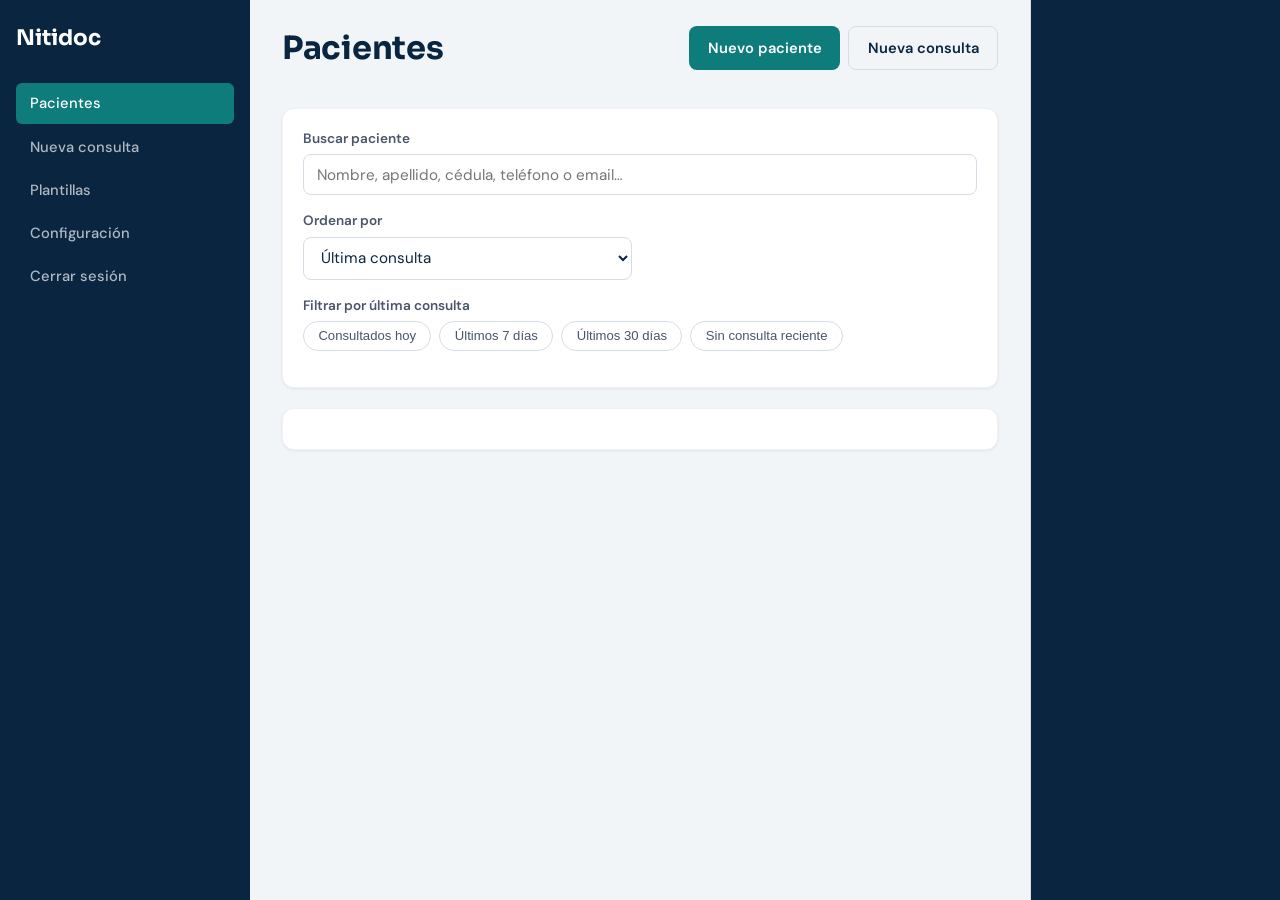
<file: dashboard.html>
<!DOCTYPE html>
<html lang="es">
<head>
  <meta charset="UTF-8" />
  <meta name="viewport" content="width=device-width, initial-scale=1.0" />
  <title>Nitidoc — Panel principal</title>
  <link rel="stylesheet" href="css/styles.css" />
</head>
<body>
  <div class="app-layout">
    <aside class="sidebar">
      <div class="brand">Nitidoc</div>
      <nav>
        <a href="dashboard.html" class="active">Pacientes</a>
        <a href="visit.html">Nueva consulta</a>
        <a href="templates.html">Plantillas</a>
        <a href="settings.html">Configuración</a>
        <a href="#" id="logout-link">Cerrar sesión</a>
      </nav>
    </aside>

    <header class="topbar">
      <span class="brand">Nitidoc</span>
      <button class="hamburger" aria-label="Abrir menú">☰</button>
    </header>

    <main class="main-content">
      <div class="flex-between mb-1" style="flex-wrap: wrap; gap: 0.75rem;">
        <h1 style="margin:0;">Pacientes</h1>
        <div class="flex gap-1">
          <button class="btn btn-primary" id="open-new-patient">Nuevo paciente</button>
          <a class="btn btn-secondary" href="visit.html">Nueva consulta</a>
        </div>
      </div>

      <div id="alert-box"></div>

      <!-- Resumen / estadísticas -->
      <div class="grid-4" id="dashboard-stats" style="margin-bottom:1.25rem;"></div>

      <!-- Formulario rápido de nuevo paciente -->
      <section class="card" id="new-patient-card" style="display:none;">
        <h2>Nuevo paciente</h2>
        <form id="new-patient-form">
          <div class="form-grid">
            <div>
              <label for="first_name">Nombre *</label>
              <input type="text" id="first_name" name="first_name" required />
            </div>
            <div>
              <label for="last_name">Apellido *</label>
              <input type="text" id="last_name" name="last_name" required />
            </div>
            <div>
              <label for="document_id">Cédula / documento</label>
              <input type="text" id="document_id" name="document_id" />
            </div>
            <div>
              <label for="birth_date">Fecha de nacimiento</label>
              <input type="date" id="birth_date" name="birth_date" />
            </div>
            <div>
              <label for="sex">Sexo</label>
              <select id="sex" name="sex">
                <option value="">Seleccionar…</option>
                <option value="F">Femenino</option>
                <option value="M">Masculino</option>
                <option value="OTRO">Otro</option>
              </select>
            </div>
            <div>
              <label for="phone">Teléfono</label>
              <input type="tel" id="phone" name="phone" />
            </div>
            <div>
              <label for="email">Email</label>
              <input type="email" id="email" name="email" />
            </div>
            <div>
              <label for="health_insurance">Seguro médico</label>
              <input type="text" id="health_insurance" name="health_insurance" />
            </div>
          </div>
          <div class="flex gap-1">
            <button type="submit" class="btn btn-primary">Crear paciente</button>
            <button type="button" class="btn btn-outline" id="cancel-new-patient">Cancelar</button>
          </div>
        </form>
      </section>

      <!-- Buscador y filtros -->
      <section class="card">
        <div class="form-grid">
          <div class="full">
            <label for="patient-search">Buscar paciente</label>
            <input type="text" id="patient-search" placeholder="Nombre, apellido, cédula, teléfono o email…" />
          </div>
          <div>
            <label for="patient-order">Ordenar por</label>
            <select id="patient-order">
              <option value="last_visit_at">Última consulta</option>
              <option value="created_at">Fecha de creación</option>
              <option value="last_name">Apellido</option>
              <option value="first_name">Nombre</option>
            </select>
          </div>
        </div>

        <label>Filtrar por última consulta</label>
        <div class="chip-group">
          <button class="chip" data-visit-filter="hoy">Consultados hoy</button>
          <button class="chip" data-visit-filter="7dias">Últimos 7 días</button>
          <button class="chip" data-visit-filter="30dias">Últimos 30 días</button>
          <button class="chip" data-visit-filter="sin_reciente">Sin consulta reciente</button>
        </div>
      </section>

      <!-- Listado de pacientes -->
      <section class="card">
        <div id="patients-list"></div>
      </section>
    </main>

    <!-- Accesos rápidos a últimos pacientes consultados -->
    <aside class="sidebar" style="border-left:1px solid var(--color-border); border-right:none;">
      <h3>Últimos consultados</h3>
      <div id="recent-patients"></div>
    </aside>
  </div>

  <script src="js/config.js"></script>
  <script type="module">
    import { requireAuth, signOut, initPinLock } from './js/auth.js';
    import { initPatientsDashboard, initNewPatientForm, getDashboardStats, renderDashboardStats } from './js/patients.js';

    (async () => {
      const session = await requireAuth();
      if (session) initPinLock(session.user.id);
      await initPatientsDashboard();
      renderDashboardStats('dashboard-stats', await getDashboardStats());
      initNewPatientForm(() => {
        document.getElementById('new-patient-card').style.display = 'none';
        initPatientsDashboard();
      });

      const card = document.getElementById('new-patient-card');
      document.getElementById('open-new-patient')?.addEventListener('click', () => {
        card.style.display = card.style.display === 'none' ? 'block' : 'none';
      });
      document.getElementById('cancel-new-patient')?.addEventListener('click', () => {
        card.style.display = 'none';
      });

      document.getElementById('logout-link')?.addEventListener('click', (e) => {
        e.preventDefault();
        signOut();
      });
    })();
  </script>
</body>
</html>
</file>
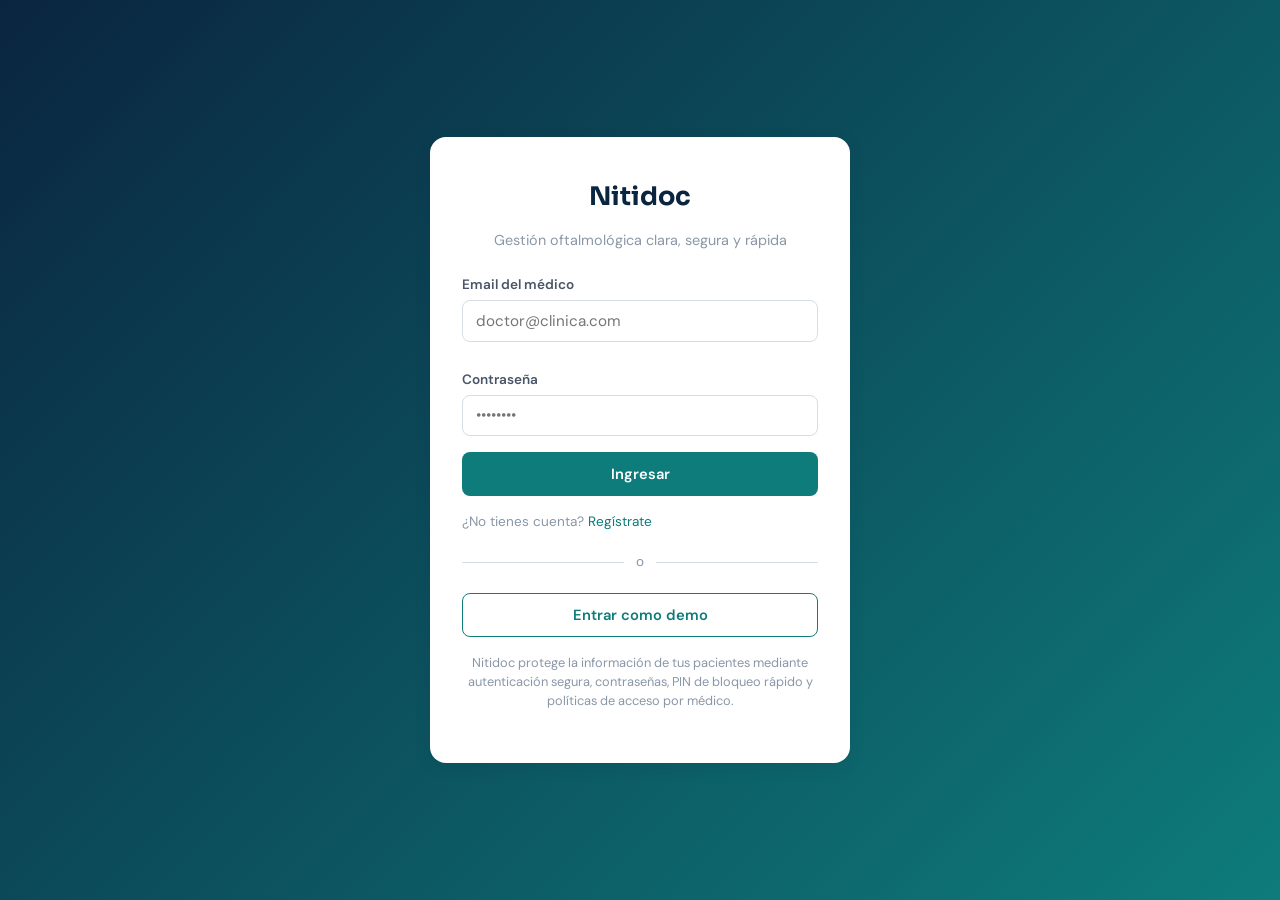
<file: login.html>
<!DOCTYPE html>
<html lang="es">
<head>
  <meta charset="UTF-8" />
  <meta name="viewport" content="width=device-width, initial-scale=1.0" />
  <title>Nitidoc — Acceso</title>
  <link rel="stylesheet" href="css/styles.css" />
</head>
<body>
  <div class="login-wrapper">
    <div class="login-card">
      <div class="brand">Nitidoc</div>
      <p class="tagline">Gestión oftalmológica clara, segura y rápida</p>

      <div id="alert-box"></div>

      <form id="login-form">
        <label for="login-email">Email del médico</label>
        <input
          type="email"
          id="login-email"
          name="email"
          placeholder="doctor@clinica.com"
          required
          autocomplete="email"
        />
        <label for="login-password">Contraseña</label>
        <input
          type="password"
          id="login-password"
          name="password"
          placeholder="••••••••"
          required
          autocomplete="current-password"
        />
        <button type="submit" class="btn btn-primary btn-block">
          Ingresar
        </button>
        <p class="text-muted mt-1" style="font-size: 0.85rem;">
          ¿No tienes cuenta? <a href="#" id="show-signup">Regístrate</a>
        </p>
      </form>

      <form id="signup-form" class="hidden">
        <label for="signup-email">Email del médico</label>
        <input
          type="email"
          id="signup-email"
          name="email"
          placeholder="doctor@clinica.com"
          required
          autocomplete="email"
        />
        <label for="signup-password">Contraseña</label>
        <input
          type="password"
          id="signup-password"
          name="password"
          placeholder="Mínimo 8 caracteres"
          required
          minlength="8"
          autocomplete="new-password"
        />
        <button type="submit" class="btn btn-primary btn-block">
          Crear cuenta
        </button>
        <p class="text-muted mt-1" style="font-size: 0.85rem;">
          ¿Ya tienes cuenta? <a href="#" id="show-login">Ingresa aquí</a>
        </p>
      </form>

      <div class="login-divider"><span>o</span></div>

      <button type="button" id="demo-access-btn" class="btn btn-outline btn-block">
        Entrar como demo
      </button>

      <p class="text-muted mt-1" style="font-size: 0.8rem;">
        Nitidoc protege la información de tus pacientes mediante autenticación
        segura, contraseñas, PIN de bloqueo rápido y políticas de acceso por médico.
      </p>
    </div>
  </div>

  <script src="js/config.js"></script>
  <script type="module">
    import { initLoginForm } from './js/auth.js';
    initLoginForm();
  </script>
</body>
</html>
</file>
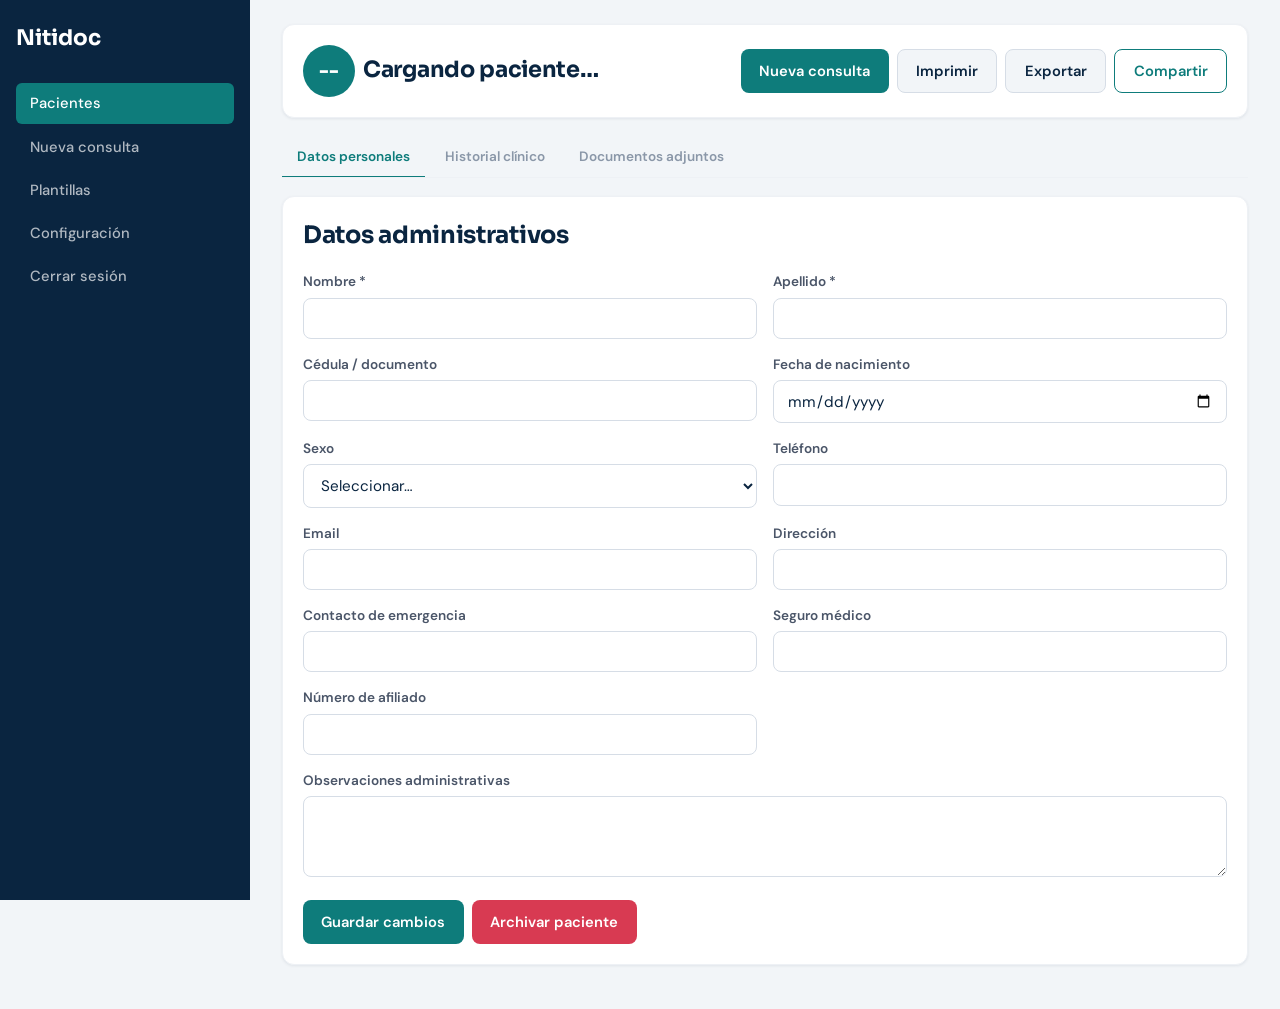
<file: patient.html>
<!DOCTYPE html>
<html lang="es">
<head>
  <meta charset="UTF-8" />
  <meta name="viewport" content="width=device-width, initial-scale=1.0" />
  <title>Nitidoc — Ficha del paciente</title>
  <link rel="stylesheet" href="css/styles.css" />
  <link rel="stylesheet" href="css/print.css" />
</head>
<body>
  <div class="app-layout">
    <aside class="sidebar">
      <div class="brand">Nitidoc</div>
      <nav>
        <a href="dashboard.html" class="active">Pacientes</a>
        <a href="visit.html">Nueva consulta</a>
        <a href="templates.html">Plantillas</a>
        <a href="settings.html">Configuración</a>
        <a href="#" id="logout-link">Cerrar sesión</a>
      </nav>
    </aside>

    <header class="topbar">
      <span class="brand">Nitidoc</span>
      <button class="hamburger" aria-label="Abrir menú">☰</button>
    </header>

    <main class="main-content">
      <div id="alert-box"></div>

      <!-- Encabezado del paciente -->
      <div class="card">
        <div class="flex-between" style="flex-wrap: wrap; gap: 1rem;">
          <div class="flex gap-1" style="align-items:center;">
            <div id="patient-avatar" style="width:52px;height:52px;border-radius:50%;background:var(--teal);color:#fff;display:flex;align-items:center;justify-content:center;font-family:var(--font-head);font-weight:700;font-size:1.2rem;flex-shrink:0;">--</div>
            <div>
              <h1 id="patient-name" style="margin:0; font-size:1.4rem;">Cargando paciente…</h1>
              <p class="text-muted" id="patient-meta" style="margin:0.2rem 0 0;"></p>
            </div>
          </div>
          <div class="flex gap-1" style="flex-wrap: wrap;">
            <a class="btn btn-primary" id="new-visit-btn" href="#">Nueva consulta</a>
            <button class="btn btn-secondary" id="print-btn">Imprimir</button>
            <button class="btn btn-secondary" id="export-btn">Exportar</button>
            <button class="btn btn-outline" id="share-btn">Compartir</button>
          </div>
        </div>
      </div>

      <!-- Compartir paciente (panel desplegable) -->
      <section class="card" id="share-card" style="display:none;">
        <h2>Compartir paciente con otro médico</h2>
        <form id="share-form">
          <div class="form-grid">
            <div>
              <label for="invitee_email">Email del médico invitado (opcional)</label>
              <input type="email" id="invitee_email" name="invitee_email" placeholder="colega@clinica.com" />
            </div>
            <div>
              <label for="permission">Permiso</label>
              <select id="permission" name="permission" required>
                <option value="lectura">Solo lectura</option>
                <option value="lectura_edicion">Lectura y edición</option>
              </select>
            </div>
            <div>
              <label for="expires_at">Fecha de expiración (opcional)</label>
              <input type="date" id="expires_at" name="expires_at" />
            </div>
          </div>
          <button type="submit" class="btn btn-primary">Generar enlace de invitación</button>
        </form>
        <h3 class="mt-1">Accesos compartidos</h3>
        <div id="shares-list"></div>
      </section>

      <!-- Pestañas: separación clara entre administrativo y clínico -->
      <div class="tabs">
        <div class="tab active" data-tab="admin">Datos personales</div>
        <div class="tab" data-tab="clinical-history">Historial clínico</div>
        <div class="tab" data-tab="files">Documentos adjuntos</div>
      </div>

      <!-- Panel: Datos administrativos -->
      <div class="tab-panel active" id="panel-admin">
        <div class="card">
          <h2>Datos administrativos</h2>
          <form id="patient-admin-form">
            <div class="form-grid">
              <div>
                <label for="first_name">Nombre *</label>
                <input type="text" id="first_name" name="first_name" required />
              </div>
              <div>
                <label for="last_name">Apellido *</label>
                <input type="text" id="last_name" name="last_name" required />
              </div>
              <div>
                <label for="document_id">Cédula / documento</label>
                <input type="text" id="document_id" name="document_id" />
              </div>
              <div>
                <label for="birth_date">Fecha de nacimiento</label>
                <input type="date" id="birth_date" name="birth_date" />
              </div>
              <div>
                <label for="sex">Sexo</label>
                <select id="sex" name="sex">
                  <option value="">Seleccionar…</option>
                  <option value="F">Femenino</option>
                  <option value="M">Masculino</option>
                  <option value="OTRO">Otro</option>
                </select>
              </div>
              <div>
                <label for="phone">Teléfono</label>
                <input type="tel" id="phone" name="phone" />
              </div>
              <div>
                <label for="email">Email</label>
                <input type="email" id="email" name="email" />
              </div>
              <div>
                <label for="address">Dirección</label>
                <input type="text" id="address" name="address" />
              </div>
              <div>
                <label for="emergency_contact">Contacto de emergencia</label>
                <input type="text" id="emergency_contact" name="emergency_contact" />
              </div>
              <div>
                <label for="health_insurance">Seguro médico</label>
                <input type="text" id="health_insurance" name="health_insurance" />
              </div>
              <div>
                <label for="insurance_member_number">Número de afiliado</label>
                <input type="text" id="insurance_member_number" name="insurance_member_number" />
              </div>
              <div class="full">
                <label for="admin_notes">Observaciones administrativas</label>
                <textarea id="admin_notes" name="admin_notes" rows="3"></textarea>
              </div>
            </div>
            <div class="flex gap-1">
              <button type="submit" class="btn btn-primary">Guardar cambios</button>
              <button type="button" class="btn btn-danger" id="archive-btn">Archivar paciente</button>
            </div>
          </form>
        </div>
      </div>

      <!-- Panel agrupador: Historial clínico -->
      <div class="tab-panel" id="panel-clinical-history">
        <div class="tabs" id="clinical-subtabs">
          <div class="tab active" data-subtab="visits">Consultas</div>
          <div class="tab" data-subtab="refraction">Refracción</div>
          <div class="tab" data-subtab="prescriptions">Medicación</div>
          <div class="tab" data-subtab="studies">Estudios</div>
          <div class="tab" data-subtab="biometry">Biometría / Microscopía</div>
        </div>

      <!-- Panel: Historial de consultas -->
      <div class="tab-subpanel active" id="panel-visits">
        <div class="card">
          <div class="flex-between">
            <h2>Historial de consultas</h2>
            <a class="btn btn-primary" id="new-visit-btn-2" href="#">Nueva consulta</a>
          </div>
          <div id="visits-history">
            <p class="text-muted">Cargando historial…</p>
          </div>
        </div>
      </div>

      <!-- Panel: Refracción -->
      <div class="tab-subpanel" id="panel-refraction">
        <div class="card">
          <h2>Nueva receta de lentes</h2>
          <form id="refraction-form">
            <span class="vision-compact-title">Esfera · Cilindro · Eje · Adición · AV final</span>
            <div class="rx-compact-grid">
              <div></div>
              <div class="rx-col-label">Esf.</div>
              <div class="rx-col-label">Cil.</div>
              <div class="rx-col-label">Eje</div>
              <div class="rx-col-label">Adición</div>
              <div class="rx-col-label">AV final</div>

              <div class="rx-eye-label">OD</div>
              <input type="text" class="input-sm" name="od_sphere" placeholder="+/-0.00" />
              <input type="text" class="input-sm" name="od_cylinder" placeholder="-0.00" />
              <input type="text" class="input-sm" name="od_axis" placeholder="0°" />
              <input type="text" class="input-sm" name="od_addition" placeholder="+0.00" />
              <input type="text" class="input-sm" name="od_final_va" placeholder="20/20" />

              <div class="rx-eye-label">OI</div>
              <input type="text" class="input-sm" name="oi_sphere" placeholder="+/-0.00" />
              <input type="text" class="input-sm" name="oi_cylinder" placeholder="-0.00" />
              <input type="text" class="input-sm" name="oi_axis" placeholder="0°" />
              <input type="text" class="input-sm" name="oi_addition" placeholder="+0.00" />
              <input type="text" class="input-sm" name="oi_final_va" placeholder="20/20" />
            </div>

            <div class="form-grid mt-1">
              <div>
                <label>Distancia pupilar (mm)</label>
                <input type="text" class="input-sm" style="max-width:120px;" name="pupillary_distance" placeholder="Ej: 63" />
              </div>
              <div>
                <label>Tipo de lente</label>
                <select class="select-sm" name="lens_type">
                  <option value="">Seleccionar…</option>
                  <option value="Monofocal">Monofocal</option>
                  <option value="Bifocal">Bifocal</option>
                  <option value="Multifocal / Progresivo">Multifocal / Progresivo</option>
                </select>
              </div>
              <div>
                <label>Uso indicado</label>
                <input type="text" class="input-sm" name="intended_use" />
              </div>
              <div><label>Fecha de emisión</label><input type="date" class="input-sm" name="issue_date" /></div>
            </div>

            <label class="mt-1">Tratamientos / acabados</label>
            <div class="lens-options-grid">
              <label class="lens-option"><input type="checkbox" name="lens_uv" value="true" /> UV</label>
              <label class="lens-option"><input type="checkbox" name="lens_antireflejo" value="true" /> Antireflejo</label>
              <label class="lens-option"><input type="checkbox" name="lens_fotocromatico" value="true" /> Fotocromático</label>
              <label class="lens-option"><input type="checkbox" name="lens_filtro_luz_azul" value="true" /> Filtro luz azul</label>
              <label class="lens-option"><input type="checkbox" name="lens_superfinos" value="true" /> Lentes superfinos</label>
              <label class="lens-option"><input type="checkbox" name="lens_polarizado" value="true" /> Polarizado</label>
            </div>

            <div class="form-grid mt-1">
              <div class="full"><label>Observaciones</label><textarea class="compact-area" name="notes" rows="2"></textarea></div>
            </div>
            <button type="submit" class="btn btn-primary" data-label="Guardar refracción">Guardar refracción</button>
          </form>
        </div>
        <h3>Historial</h3>
        <div id="refraction-list"></div>
      </div>

      <!-- Panel: Medicación -->
      <div class="tab-subpanel" id="panel-prescriptions">
        <div class="card">
          <h2>Nueva indicación / receta médica</h2>
          <form id="prescription-form">
            <div class="form-grid">
              <div class="full">
                <label>Medicamento (gota / colirio) *</label>
                <input type="text" class="input-sm" name="medication" list="med-options" placeholder="Buscar por nombre comercial o principio activo…" required />
                <datalist id="med-options"></datalist>
              </div>
              <div>
                <label>Presentación</label>
                <select class="select-sm" name="presentation">
                  <option value="">Seleccionar…</option>
                  <option>Gotas</option>
                  <option>Ungüento</option>
                  <option>Gel oftálmico</option>
                  <option>Cápsulas / comprimidos</option>
                  <option>Solución oral</option>
                </select>
              </div>
              <div><label>Dosis (cantidad / concentración)</label><input type="text" class="input-sm" name="dose" placeholder="Ej: 1 gota, 0.5%" /></div>
              <div><label>Frecuencia</label><input type="text" class="input-sm" name="frequency" placeholder="Ej: cada 8 horas" /></div>
              <div><label>Duración</label><input type="text" class="input-sm" name="duration" placeholder="Ej: 7 días" /></div>
              <div><label>Fecha</label><input type="date" class="input-sm" name="prescription_date" /></div>
              <div class="full"><label>Indicaciones adicionales</label><textarea class="compact-area" name="additional_instructions" rows="2"></textarea></div>
            </div>
            <button type="submit" class="btn btn-primary" data-label="Guardar indicación">Guardar indicación</button>
          </form>
        </div>
        <h3>Historial</h3>
        <div id="prescription-list"></div>
      </div>

      <!-- Panel: Estudios -->
      <div class="tab-subpanel" id="panel-studies">
        <div class="card">
          <h2>Solicitar estudio oftalmológico</h2>
          <form id="ophthalmic-study-form">
            <div class="form-grid">
              <div>
                <label>Estudio</label>
                <select name="study_name">
                  <option>OCT</option><option>Campo visual</option><option>Retinografía</option>
                  <option>Topografía corneal</option><option>Paquimetría</option><option>Ecografía ocular</option>
                  <option>Angiografía</option><option>IOL Master</option><option>Argos</option><option>Otro</option>
                </select>
              </div>
              <div>
                <label>Ojo</label>
                <select name="eye"><option value="OD">OD</option><option value="OI">OI</option><option value="AMBOS">Ambos</option></select>
              </div>
              <div><label>Fecha</label><input type="date" name="study_date" /></div>
              <div class="full"><label>Diagnóstico presuntivo</label><input type="text" name="presumptive_diagnosis" /></div>
              <div class="full"><label>Observaciones</label><textarea name="notes" rows="2"></textarea></div>
            </div>
            <button type="submit" class="btn btn-primary" data-label="Guardar solicitud">Guardar solicitud</button>
          </form>
        </div>
        <div id="ophthalmic-study-list"></div>

        <div class="card mt-1">
          <h2>Solicitar estudios prequirúrgicos</h2>
          <form id="presurgical-study-form">
            <div class="form-grid">
              <div class="full">
                <label>Estudios solicitados (separados por coma)</label>
                <input type="text" name="requested_studies" placeholder="Hemograma, Glicemia, ECG, Riesgo quirúrgico…" />
              </div>
              <div><label>Fecha</label><input type="date" name="request_date" /></div>
              <div class="full"><label>Observaciones</label><textarea name="notes" rows="2"></textarea></div>
            </div>
            <button type="submit" class="btn btn-primary" data-label="Guardar solicitud">Guardar solicitud</button>
          </form>
        </div>
        <div id="presurgical-study-list"></div>

        <div class="card mt-1">
          <h2>Evaluación clínica preoperatoria</h2>
          <form id="preop-eval-form">
            <div class="form-grid">
              <div class="full"><label>Diagnóstico oftalmológico</label><input type="text" name="ophthalmic_diagnosis" /></div>
              <div class="full"><label>Cirugía propuesta</label><input type="text" name="proposed_surgery" /></div>
              <div><label>Anestesia sugerida</label><input type="text" name="suggested_anesthesia" /></div>
              <div><label>Fecha</label><input type="date" name="evaluation_date" /></div>
              <div class="full"><label>Estudios solicitados</label><input type="text" name="requested_studies" /></div>
              <div class="full"><label>Observaciones</label><textarea name="notes" rows="2"></textarea></div>
            </div>
            <button type="submit" class="btn btn-primary" data-label="Guardar evaluación">Guardar evaluación</button>
          </form>
        </div>
        <div id="preop-eval-list"></div>
      </div>

      <!-- Panel: Biometría / Microscopía -->
      <div class="tab-subpanel" id="panel-biometry">
        <div class="card">
          <h2>Nueva biometría</h2>
          <form id="biometry-form">
            <div class="form-grid">
              <div><label>Ojo</label><select name="eye"><option value="OD">OD</option><option value="OI">OI</option></select></div>
              <div><label>K1</label><input type="text" name="k1" /></div>
              <div><label>K2</label><input type="text" name="k2" /></div>
              <div><label>Longitud axial</label><input type="text" name="axial_length" /></div>
              <div><label>Cámara anterior</label><input type="text" name="anterior_chamber" /></div>
              <div><label>Blanco a blanco</label><input type="text" name="white_to_white" /></div>
              <div><label>ACD</label><input type="text" name="acd" /></div>
              <div><label>Fórmula usada</label><input type="text" name="formula_used" /></div>
              <div><label>LIO sugerida</label><input type="text" name="suggested_iol" /></div>
              <div><label>Poder del LIO</label><input type="text" name="iol_power" /></div>
              <div><label>Target refractivo</label><input type="text" name="refractive_target" /></div>
              <div><label>Equipo usado</label><input type="text" name="device_used" placeholder="IOL Master, Argos…" /></div>
              <div class="full"><label>Observaciones</label><textarea name="notes" rows="2"></textarea></div>
            </div>
            <button type="submit" class="btn btn-primary" data-label="Guardar biometría">Guardar biometría</button>
          </form>
        </div>
        <div id="biometry-list"></div>

        <div class="card mt-1">
          <h2>Nueva microscopía especular</h2>
          <form id="specular-form">
            <div class="form-grid">
              <div><label>Ojo</label><select name="eye"><option value="OD">OD</option><option value="OI">OI</option></select></div>
              <div><label>Densidad celular endotelial</label><input type="text" name="endothelial_cell_density" /></div>
              <div><label>Coeficiente de variación</label><input type="text" name="variation_coefficient" /></div>
              <div><label>Hexagonalidad</label><input type="text" name="hexagonality" /></div>
              <div><label>Paquimetría</label><input type="text" name="pachymetry" /></div>
              <div class="full"><label>Interpretación</label><textarea name="interpretation" rows="2"></textarea></div>
              <div class="full"><label>Observaciones</label><textarea name="notes" rows="2"></textarea></div>
            </div>
            <button type="submit" class="btn btn-primary" data-label="Guardar registro">Guardar registro</button>
          </form>
        </div>
        <div id="specular-list"></div>
      </div>
      </div>

      <!-- Panel: Archivos adjuntos -->
      <div class="tab-panel" id="panel-files">
        <div class="card">
          <h2>Subir archivo</h2>
          <form id="file-upload-form">
            <div class="form-grid">
              <div>
                <label>Tipo de archivo</label>
                <select name="file_type">
                  <option>OCT</option><option>IOL Master</option><option>Argos</option>
                  <option>Informe médico</option><option>Resultado de laboratorio</option>
                  <option>Foto del paciente</option><option>Imagen clínica</option><option>PDF</option><option>Otro</option>
                </select>
              </div>
              <div>
                <label>Módulo asociado</label>
                <select name="module_name">
                  <option value="">General / paciente</option>
                  <option value="biometry">Biometría</option>
                  <option value="specular_microscopy">Microscopía especular</option>
                  <option value="studies">Estudios</option>
                  <option value="surgery">Cirugía</option>
                </select>
              </div>
              <div class="full"><label>Descripción</label><input type="text" name="description" /></div>
              <div class="full"><label>Archivo</label><input type="file" id="file-input" name="file" required /></div>
            </div>
            <button type="submit" class="btn btn-primary" data-label="Subir archivo">Subir archivo</button>
          </form>
        </div>
        <h3>Archivos del paciente</h3>
        <div class="chip-group" id="file-type-filters"></div>
        <div id="files-gallery"></div>
      </div>
    </main>
  </div>

  <script src="js/config.js"></script>
  <script type="module">
    import { requireAuth, signOut } from './js/auth.js';
    import { getPatientById, updatePatient, archivePatient } from './js/patients.js';
    import { loadPatientVisitsPanel } from './js/visits.js';
    import { showAlert, calculateAge, formatDate, escapeHtml } from './js/utils.js';
    import { initRefractionPanel } from './js/refractions.js';
    import { initPrescriptionsPanel } from './js/prescriptions.js';
    import { initStudiesPanel } from './js/studies.js';
    import { initBiometryPanel } from './js/biometry.js';
    import { initSpecularPanel } from './js/specular.js';
    import { initFilesPanel } from './js/files.js';
    import { initSharingPanel } from './js/sharing.js';
    import { printFullPatientFile, exportPatient, wirePrintButtons } from './js/printing.js';

    const params = new URLSearchParams(window.location.search);
    const patientId = params.get('id');

    (async () => {
      await requireAuth();

      if (!patientId) {
        showAlert('alert-box', 'No se especificó un paciente.', 'error', 0);
        return;
      }

      const patient = await getPatientById(patientId);
      if (!patient) {
        showAlert('alert-box', 'No se pudo cargar el paciente o no tienes acceso.', 'error', 0);
        return;
      }

      renderHeader(patient);
      fillAdminForm(patient);
      wireQuickLinks(patient);
      await loadPatientVisitsPanel('visits-history', patient.id);

      // Inicializar módulos clínicos del paciente
      await initRefractionPanel(patient.id);
      await initPrescriptionsPanel(patient.id);
      await initStudiesPanel(patient.id);
      await initBiometryPanel(patient.id);
      await initSpecularPanel(patient.id);
      await initFilesPanel(patient.id);
      await initSharingPanel(patient.id);

      // Delegación de eventos para botones "Imprimir" de cada módulo
      wirePrintButtons('#panel-refraction', patient);
      wirePrintButtons('#panel-prescriptions', patient);
      wirePrintButtons('#panel-studies', patient);
      wirePrintButtons('#panel-biometry', patient);

      // Compartir paciente
      document.getElementById('share-btn')?.addEventListener('click', () => {
        const card = document.getElementById('share-card');
        card.style.display = card.style.display === 'none' ? 'block' : 'none';
      });

      // Exportar paciente (registra la exportación y genera la vista imprimible)
      document.getElementById('export-btn')?.addEventListener('click', async () => {
        await exportPatient(patient, 'todo');
        showAlert('alert-box', 'Exportación registrada. Generando documento para imprimir/guardar como PDF…', 'success');
      });

      // Pestañas principales (nivel superior)
      document.querySelectorAll('.tabs > .tab[data-tab]').forEach((tab) => {
        tab.addEventListener('click', () => {
          document.querySelectorAll('.tabs > .tab[data-tab]').forEach((t) => t.classList.remove('active'));
          document.querySelectorAll('.tab-panel').forEach((p) => p.classList.remove('active'));
          tab.classList.add('active');
          document.getElementById(`panel-${tab.dataset.tab}`)?.classList.add('active');
        });
      });

      // Sub-pestañas dentro de "Historial clínico"
      document.querySelectorAll('#clinical-subtabs > .tab[data-subtab]').forEach((tab) => {
        tab.addEventListener('click', () => {
          document.querySelectorAll('#clinical-subtabs > .tab[data-subtab]').forEach((t) => t.classList.remove('active'));
          document.querySelectorAll('.tab-subpanel').forEach((p) => p.classList.remove('active'));
          tab.classList.add('active');
          document.getElementById(`panel-${tab.dataset.subtab}`)?.classList.add('active');
        });
      });

      // Guardar datos administrativos
      const form = document.getElementById('patient-admin-form');
      form.addEventListener('submit', async (event) => {
        event.preventDefault();
        const submitBtn = form.querySelector('button[type="submit"]');
        submitBtn.disabled = true;
        submitBtn.textContent = 'Guardando...';

        const formData = new FormData(form);
        const data = Object.fromEntries(formData.entries());
        const result = await updatePatient(patientId, data);

        submitBtn.disabled = false;
        submitBtn.textContent = 'Guardar cambios';

        if (result.error) {
          showAlert('alert-box', result.error, 'error');
        } else {
          showAlert('alert-box', 'Datos del paciente actualizados correctamente.', 'success');
          const updated = await getPatientById(patientId);
          renderHeader(updated);
        }
      });

      // Archivar paciente
      document.getElementById('archive-btn')?.addEventListener('click', async () => {
        if (!confirm('¿Archivar este paciente? Podrás seguir viendo su historial, pero no aparecerá en el listado principal.')) return;
        const result = await archivePatient(patientId);
        if (result.error) showAlert('alert-box', result.error, 'error');
        else {
          showAlert('alert-box', 'Paciente archivado correctamente.', 'success');
          setTimeout(() => { window.location.href = 'dashboard.html'; }, 1200);
        }
      });

      document.getElementById('logout-link')?.addEventListener('click', (e) => {
        e.preventDefault();
        signOut();
      });
    })();

    function renderHeader(patient) {
      const age = calculateAge(patient.birth_date);
      document.getElementById('patient-name').textContent =
        `${patient.last_name}, ${patient.first_name}`;
      document.getElementById('patient-meta').innerHTML =
        `${age != null ? age + ' años · ' : ''}` +
        `${escapeHtml(patient.document_id || 'Sin documento')} · ` +
        `Última consulta: ${escapeHtml(patient.last_visit_at ? formatDate(patient.last_visit_at) : 'Sin consultas')}`;

      const initials = `${(patient.first_name || '?')[0] || ''}${(patient.last_name || '?')[0] || ''}`.toUpperCase();
      const avatar = document.getElementById('patient-avatar');
      if (avatar) avatar.textContent = initials || '--';
    }

    function fillAdminForm(patient) {
      const form = document.getElementById('patient-admin-form');
      Object.keys(patient).forEach((key) => {
        const input = form.elements.namedItem(key);
        if (input && patient[key] != null) input.value = patient[key];
      });
    }

    function wireQuickLinks(patient) {
      const url = `visit.html?patient=${encodeURIComponent(patient.id)}`;
      document.getElementById('new-visit-btn').setAttribute('href', url);
      document.getElementById('new-visit-btn-2').setAttribute('href', url);
      document.getElementById('print-btn')?.addEventListener('click', () => printFullPatientFile(patient));
    }
  </script>
</body>
</html>
</file>
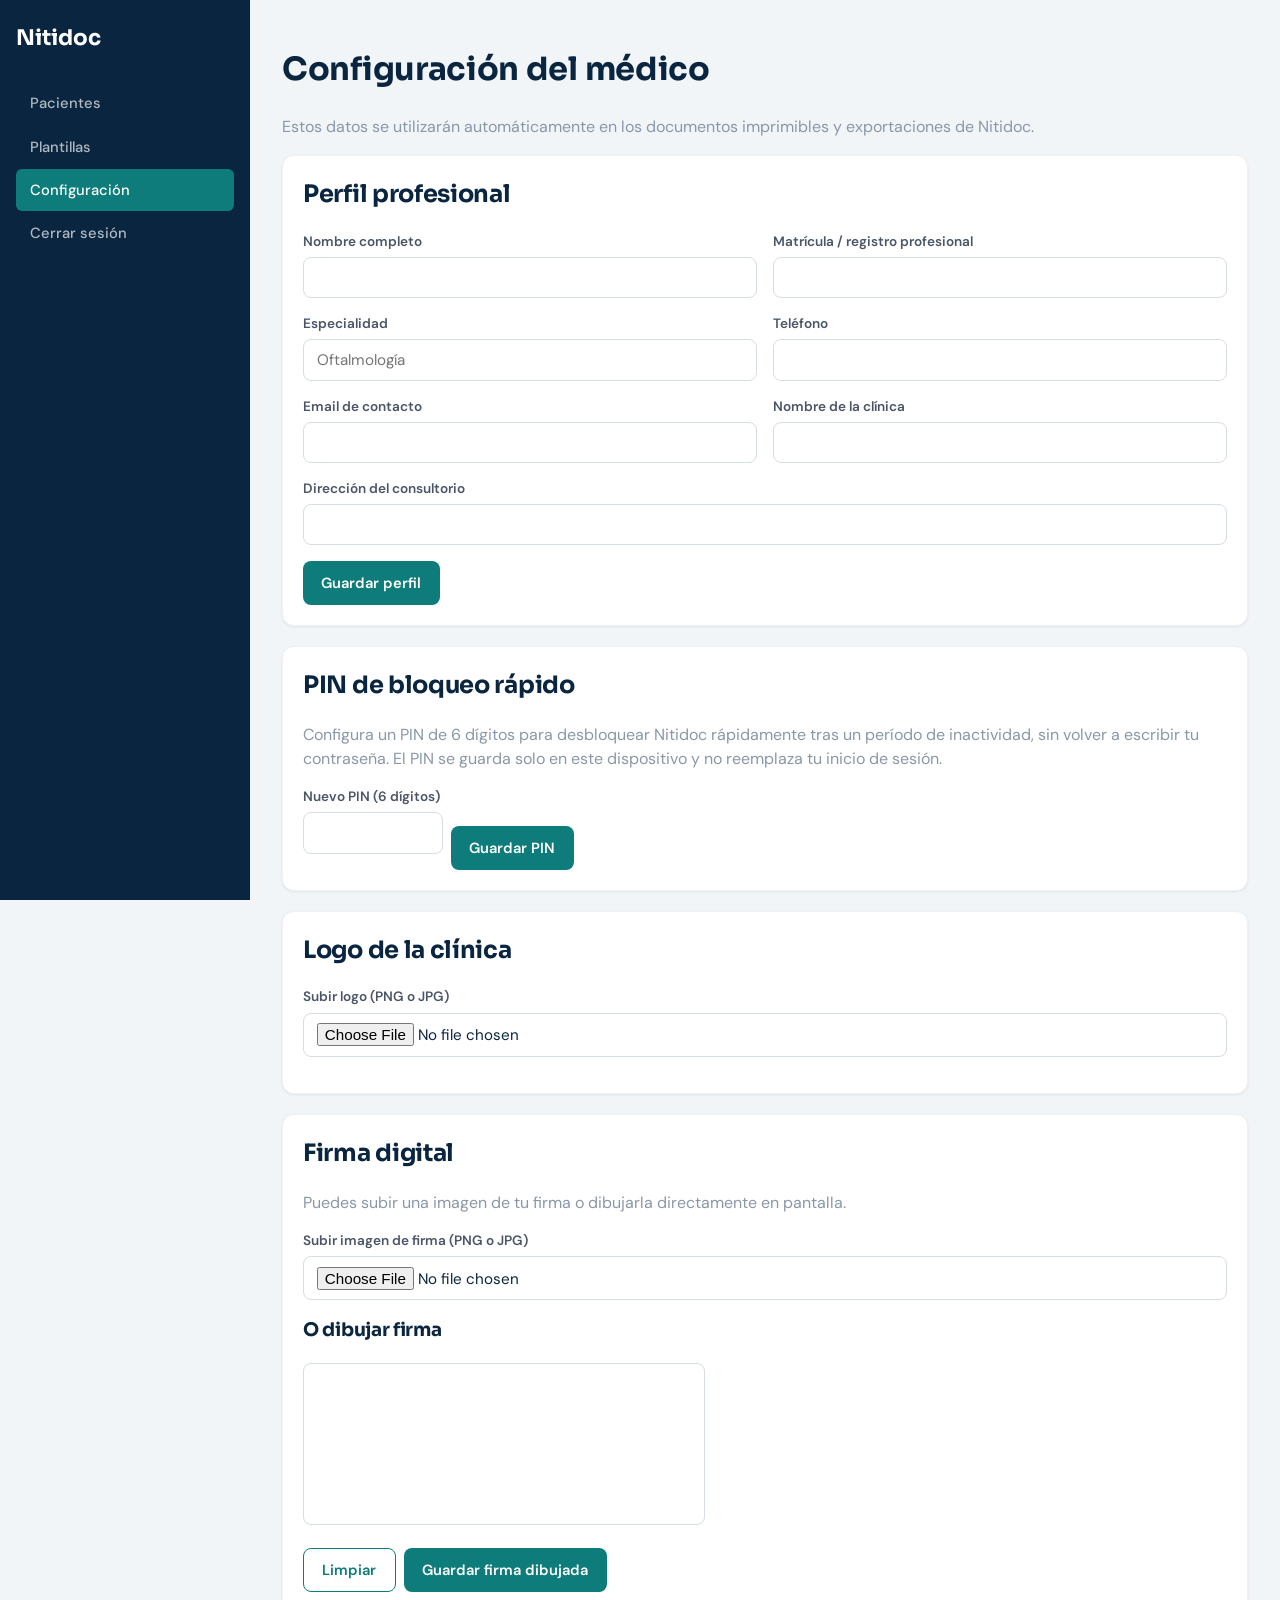
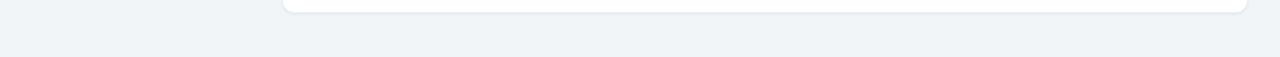
<file: settings.html>
<!DOCTYPE html>
<html lang="es">
<head>
  <meta charset="UTF-8" />
  <meta name="viewport" content="width=device-width, initial-scale=1.0" />
  <title>Nitidoc — Configuración del médico</title>
  <link rel="stylesheet" href="css/styles.css" />
</head>
<body>
  <div class="app-layout">
    <aside class="sidebar">
      <div class="brand">Nitidoc</div>
      <nav>
        <a href="dashboard.html">Pacientes</a>
        <a href="templates.html">Plantillas</a>
        <a href="settings.html" class="active">Configuración</a>
        <a href="#" id="logout-link">Cerrar sesión</a>
      </nav>
    </aside>

    <header class="topbar">
      <span class="brand">Nitidoc</span>
      <button class="hamburger" aria-label="Abrir menú">☰</button>
    </header>

    <main class="main-content">
      <h1>Configuración del médico</h1>
      <p class="text-muted">
        Estos datos se utilizarán automáticamente en los documentos
        imprimibles y exportaciones de Nitidoc.
      </p>

      <div id="alert-box"></div>

      <section class="card">
        <h2>Perfil profesional</h2>
        <form id="profile-form">
          <div class="form-grid">
            <div>
              <label for="full_name">Nombre completo</label>
              <input type="text" id="full_name" name="full_name" required />
            </div>
            <div>
              <label for="license_number">Matrícula / registro profesional</label>
              <input type="text" id="license_number" name="license_number" />
            </div>
            <div>
              <label for="specialty">Especialidad</label>
              <input type="text" id="specialty" name="specialty" placeholder="Oftalmología" />
            </div>
            <div>
              <label for="phone">Teléfono</label>
              <input type="tel" id="phone" name="phone" />
            </div>
            <div>
              <label for="email">Email de contacto</label>
              <input type="email" id="email" name="email" />
            </div>
            <div>
              <label for="clinic_name">Nombre de la clínica</label>
              <input type="text" id="clinic_name" name="clinic_name" />
            </div>
            <div class="full">
              <label for="office_address">Dirección del consultorio</label>
              <input type="text" id="office_address" name="office_address" />
            </div>
          </div>
          <button type="submit" class="btn btn-primary">Guardar perfil</button>
        </form>
      </section>

      <section class="card">
        <h2>PIN de bloqueo rápido</h2>
        <p class="text-muted">
          Configura un PIN de 6 dígitos para desbloquear Nitidoc rápidamente
          tras un período de inactividad, sin volver a escribir tu contraseña.
          El PIN se guarda solo en este dispositivo y no reemplaza tu inicio
          de sesión.
        </p>
        <p id="pin-status" class="text-muted mb-1"></p>
        <form id="pin-form" class="flex gap-1" style="align-items:flex-end; flex-wrap:wrap;">
          <div>
            <label for="pin-input">Nuevo PIN (6 dígitos)</label>
            <input type="password" inputmode="numeric" pattern="\d{6}" maxlength="6" id="pin-input" required style="letter-spacing:0.4rem; max-width:140px;" />
          </div>
          <button type="submit" class="btn btn-primary">Guardar PIN</button>
          <button type="button" id="pin-clear-btn" class="btn btn-outline hidden">Eliminar PIN</button>
        </form>
      </section>

      <section class="card">
        <h2>Logo de la clínica</h2>
        <div id="logo-preview" class="mb-1"></div>
        <label for="logo-input">Subir logo (PNG o JPG)</label>
        <input type="file" id="logo-input" accept="image/png, image/jpeg" />
      </section>

      <section class="card">
        <h2>Firma digital</h2>
        <p class="text-muted">
          Puedes subir una imagen de tu firma o dibujarla directamente en pantalla.
        </p>
        <div id="signature-preview" class="mb-1"></div>

        <label for="signature-input">Subir imagen de firma (PNG o JPG)</label>
        <input type="file" id="signature-input" accept="image/png, image/jpeg" class="mb-1" />

        <h3>O dibujar firma</h3>
        <canvas
          id="signature-canvas"
          width="400"
          height="160"
          style="border:1px solid var(--color-border); border-radius:8px; background:#fff; touch-action:none; max-width:100%;"
        ></canvas>
        <div class="flex gap-1 mt-1">
          <button type="button" id="signature-clear" class="btn btn-outline">Limpiar</button>
          <button type="button" id="signature-save" class="btn btn-primary">Guardar firma dibujada</button>
        </div>
      </section>
    </main>
  </div>

  <script src="js/config.js"></script>
  <script type="module">
    import { requireAuth, signOut } from './js/auth.js';
    import { initSettingsPage } from './js/settings.js';

    (async () => {
      await requireAuth();
      await initSettingsPage();
      document.getElementById('logout-link')?.addEventListener('click', (e) => {
        e.preventDefault();
        signOut();
      });
    })();
  </script>
</body>
</html>
</file>
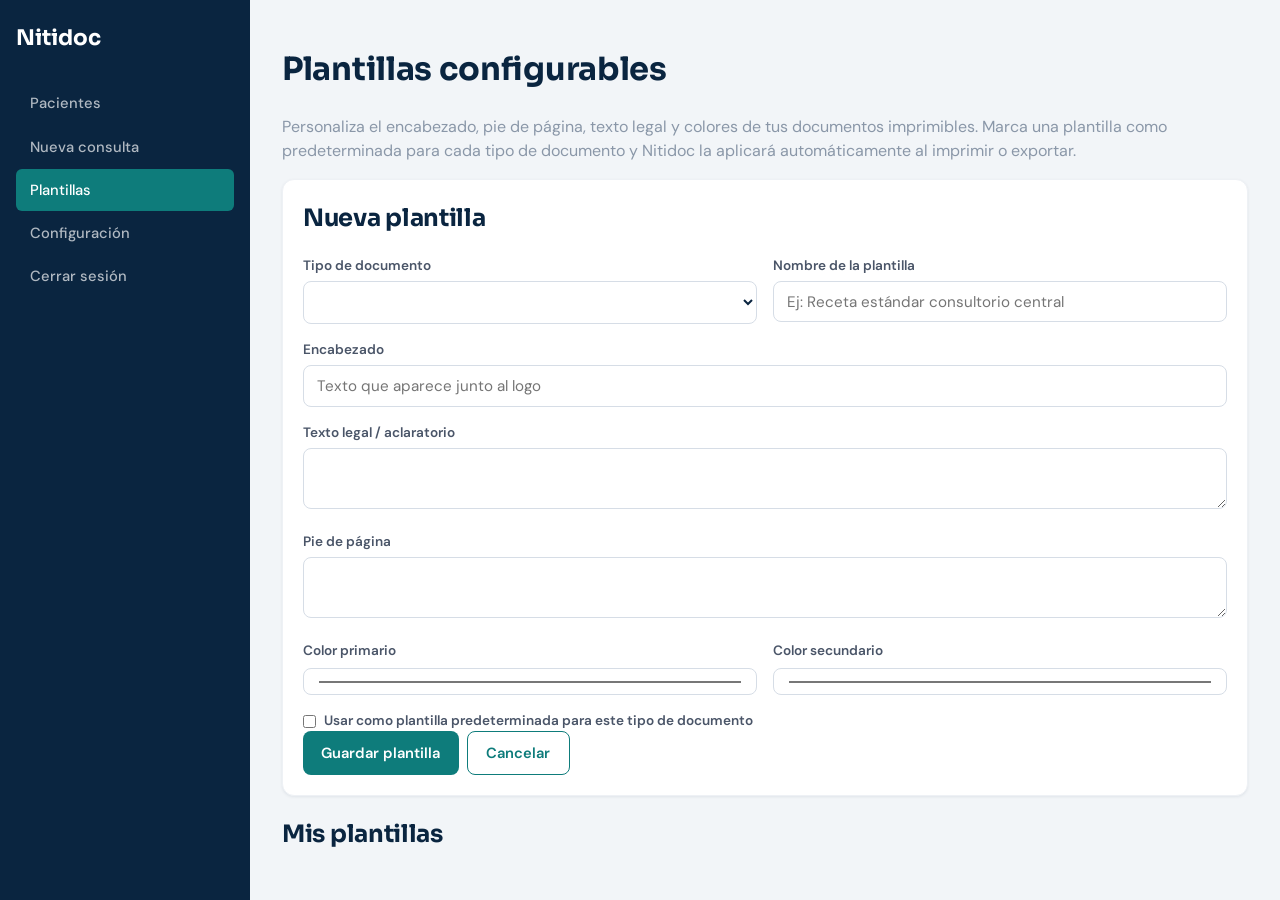
<file: templates.html>
<!DOCTYPE html>
<html lang="es">
<head>
  <meta charset="UTF-8" />
  <meta name="viewport" content="width=device-width, initial-scale=1.0" />
  <title>Nitidoc — Plantillas</title>
  <link rel="stylesheet" href="css/styles.css" />
</head>
<body>
  <div class="app-layout">
    <aside class="sidebar">
      <div class="brand">Nitidoc</div>
      <nav>
        <a href="dashboard.html">Pacientes</a>
        <a href="visit.html">Nueva consulta</a>
        <a href="templates.html" class="active">Plantillas</a>
        <a href="settings.html">Configuración</a>
        <a href="#" id="logout-link">Cerrar sesión</a>
      </nav>
    </aside>

    <header class="topbar">
      <span class="brand">Nitidoc</span>
      <button class="hamburger" aria-label="Abrir menú">☰</button>
    </header>

    <main class="main-content">
      <h1>Plantillas configurables</h1>
      <p class="text-muted">
        Personaliza el encabezado, pie de página, texto legal y colores de
        tus documentos imprimibles. Marca una plantilla como predeterminada
        para cada tipo de documento y Nitidoc la aplicará automáticamente
        al imprimir o exportar.
      </p>

      <div id="alert-box"></div>

      <section class="card">
        <h2 id="template-form-title">Nueva plantilla</h2>
        <form id="template-form">
          <div class="form-grid">
            <div>
              <label for="template_type">Tipo de documento</label>
              <select id="template_type" name="template_type" required></select>
            </div>
            <div>
              <label for="name">Nombre de la plantilla</label>
              <input type="text" id="name" name="name" required placeholder="Ej: Receta estándar consultorio central" />
            </div>
            <div class="full">
              <label for="header_text">Encabezado</label>
              <input type="text" id="header_text" name="header_text" placeholder="Texto que aparece junto al logo" />
            </div>
            <div class="full">
              <label for="legal_text">Texto legal / aclaratorio</label>
              <textarea id="legal_text" name="legal_text" rows="2"></textarea>
            </div>
            <div class="full">
              <label for="footer_text">Pie de página</label>
              <textarea id="footer_text" name="footer_text" rows="2"></textarea>
            </div>
            <div>
              <label for="primary_color">Color primario</label>
              <input type="color" id="primary_color" name="primary_color" value="#2563eb" />
            </div>
            <div>
              <label for="secondary_color">Color secundario</label>
              <input type="color" id="secondary_color" name="secondary_color" value="#e5f4ea" />
            </div>
            <div class="full flex gap-1" style="align-items:center;">
              <input type="checkbox" id="is_default" name="is_default" style="width:auto; margin:0;" />
              <label for="is_default" style="margin:0;">Usar como plantilla predeterminada para este tipo de documento</label>
            </div>
          </div>
          <div class="flex gap-1">
            <button type="submit" class="btn btn-primary">Guardar plantilla</button>
            <button type="button" class="btn btn-outline" id="template-form-cancel">Cancelar</button>
          </div>
        </form>
      </section>

      <h2>Mis plantillas</h2>
      <div id="templates-list"></div>
    </main>
  </div>

  <script src="js/config.js"></script>
  <script type="module">
    import { requireAuth, signOut } from './js/auth.js';
    import { initTemplatesPage } from './js/templates.js';

    (async () => {
      await requireAuth();
      await initTemplatesPage();
      document.getElementById('logout-link')?.addEventListener('click', (e) => {
        e.preventDefault();
        signOut();
      });
    })();
  </script>
</body>
</html>
</file>
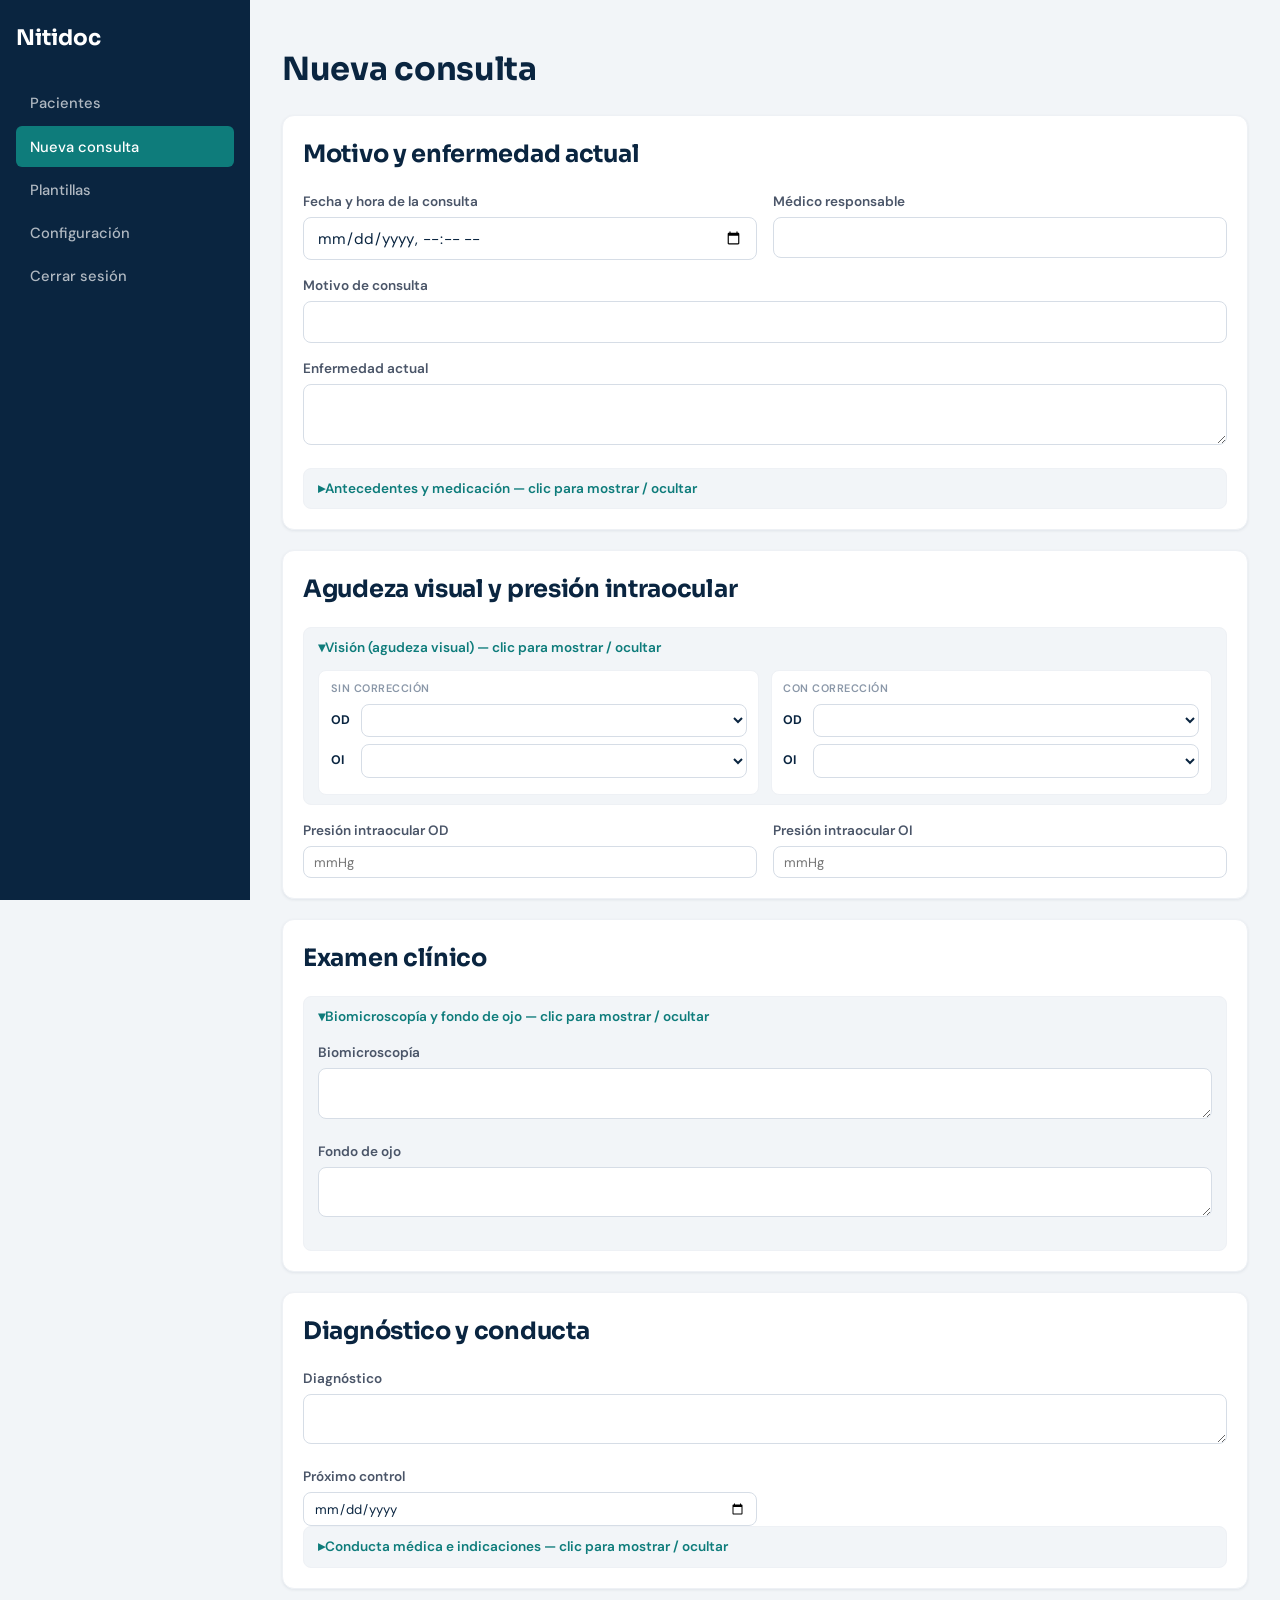
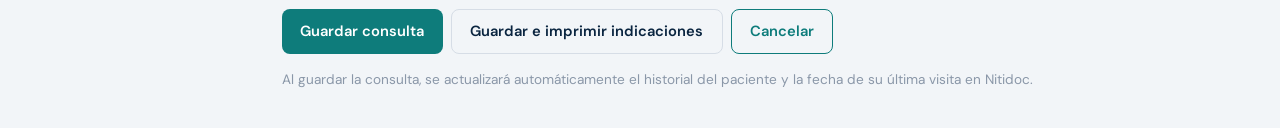
<file: visit.html>
<!DOCTYPE html>
<html lang="es">
<head>
  <meta charset="UTF-8" />
  <meta name="viewport" content="width=device-width, initial-scale=1.0" />
  <title>Nitidoc — Nueva consulta</title>
  <link rel="stylesheet" href="css/styles.css" />
  <link rel="stylesheet" href="css/print.css" />
  <style>.hidden-section { display: none; }</style>
</head>
<body>
  <div class="app-layout">
    <aside class="sidebar">
      <div class="brand">Nitidoc</div>
      <nav>
        <a href="dashboard.html">Pacientes</a>
        <a href="visit.html" class="active">Nueva consulta</a>
        <a href="templates.html">Plantillas</a>
        <a href="settings.html">Configuración</a>
        <a href="#" id="logout-link">Cerrar sesión</a>
      </nav>
    </aside>

    <header class="topbar">
      <span class="brand">Nitidoc</span>
      <button class="hamburger" aria-label="Abrir menú">☰</button>
    </header>

    <main class="main-content">
      <h1 id="visit-form-title">Nueva consulta</h1>
      <div id="alert-box"></div>

      <!-- Selección de paciente (solo si no se llega desde su ficha) -->
      <section class="card hidden-section" id="patient-picker">
        <h2>Seleccionar paciente</h2>
        <label for="visit-patient-select">Paciente</label>
        <select id="visit-patient-select"></select>
        <p class="text-muted">¿No encuentras al paciente? <a href="dashboard.html">Créalo primero desde el panel principal</a>.</p>
      </section>

      <form id="visit-form">
        <section class="card">
          <h2>Motivo y enfermedad actual</h2>
          <div class="form-grid">
            <div>
              <label for="visit_date">Fecha y hora de la consulta</label>
              <input type="datetime-local" id="visit_date" name="visit_date" />
            </div>
            <div>
              <label for="responsible_doctor">Médico responsable</label>
              <input type="text" id="responsible_doctor" name="responsible_doctor" />
            </div>
            <div class="full">
              <label for="reason">Motivo de consulta</label>
              <input type="text" id="reason" name="reason" />
            </div>
            <div class="full">
              <label for="current_illness">Enfermedad actual</label>
              <textarea id="current_illness" name="current_illness" rows="2"></textarea>
            </div>
          </div>

          <details class="vision-disclosure">
            <summary>Antecedentes y medicación — clic para mostrar / ocultar</summary>
            <div class="form-grid mt-1">
              <div>
                <label for="personal_history">Antecedentes personales</label>
                <textarea class="compact-area" id="personal_history" name="personal_history" rows="2"></textarea>
              </div>
              <div>
                <label for="ophthalmic_history">Antecedentes oftalmológicos</label>
                <textarea class="compact-area" id="ophthalmic_history" name="ophthalmic_history" rows="2"></textarea>
              </div>
              <div>
                <label for="family_history">Antecedentes familiares</label>
                <textarea class="compact-area" id="family_history" name="family_history" rows="2"></textarea>
              </div>
              <div>
                <label for="allergies">Alergias</label>
                <input type="text" class="input-sm" id="allergies" name="allergies" />
              </div>
              <div>
                <label for="previous_surgeries">Cirugías previas</label>
                <input type="text" class="input-sm" id="previous_surgeries" name="previous_surgeries" />
              </div>
              <div>
                <label for="systemic_diseases">Enfermedades sistémicas</label>
                <input type="text" class="input-sm" id="systemic_diseases" name="systemic_diseases" />
              </div>
              <div class="full">
                <label for="current_medication">Medicación actual</label>
                <input type="text" class="input-sm" id="current_medication" name="current_medication" />
              </div>
            </div>
          </details>
        </section>

        <section class="card">
          <h2>Agudeza visual y presión intraocular</h2>

          <details class="vision-disclosure" open>
            <summary>Visión (agudeza visual) — clic para mostrar / ocultar</summary>
            <div class="vision-compact-grid">
              <div class="vision-compact-group">
                <span class="vision-compact-title">Sin corrección</span>
                <div class="vision-compact-row">
                  <label for="va_od_uncorrected">OD</label>
                  <select class="select-sm va-select" id="va_od_uncorrected" name="va_od_uncorrected"></select>
                </div>
                <div class="vision-compact-row">
                  <label for="va_oi_uncorrected">OI</label>
                  <select class="select-sm va-select" id="va_oi_uncorrected" name="va_oi_uncorrected"></select>
                </div>
              </div>
              <div class="vision-compact-group">
                <span class="vision-compact-title">Con corrección</span>
                <div class="vision-compact-row">
                  <label for="va_od_corrected">OD</label>
                  <select class="select-sm va-select" id="va_od_corrected" name="va_od_corrected"></select>
                </div>
                <div class="vision-compact-row">
                  <label for="va_oi_corrected">OI</label>
                  <select class="select-sm va-select" id="va_oi_corrected" name="va_oi_corrected"></select>
                </div>
              </div>
            </div>
          </details>

          <div class="form-grid mt-1">
            <div>
              <label for="iop_od">Presión intraocular OD</label>
              <input type="text" class="input-sm" id="iop_od" name="iop_od" placeholder="mmHg" />
            </div>
            <div>
              <label for="iop_oi">Presión intraocular OI</label>
              <input type="text" class="input-sm" id="iop_oi" name="iop_oi" placeholder="mmHg" />
            </div>
          </div>
        </section>

        <section class="card">
          <h2>Examen clínico</h2>
          <details class="vision-disclosure" open>
            <summary>Biomicroscopía y fondo de ojo — clic para mostrar / ocultar</summary>
            <div class="form-grid mt-1">
              <div class="full">
                <label for="biomicroscopy">Biomicroscopía</label>
                <textarea class="compact-area" id="biomicroscopy" name="biomicroscopy" rows="2"></textarea>
              </div>
              <div class="full">
                <label for="fundus">Fondo de ojo</label>
                <textarea class="compact-area" id="fundus" name="fundus" rows="2"></textarea>
              </div>
            </div>
          </details>
        </section>

        <section class="card">
          <h2>Diagnóstico y conducta</h2>
          <div class="form-grid">
            <div class="full">
              <label for="diagnosis">Diagnóstico</label>
              <textarea class="compact-area" id="diagnosis" name="diagnosis" rows="2"></textarea>
            </div>
            <div>
              <label for="next_control_at">Próximo control</label>
              <input type="date" class="input-sm" id="next_control_at" name="next_control_at" />
            </div>
          </div>
          <details class="vision-disclosure">
            <summary>Conducta médica e indicaciones — clic para mostrar / ocultar</summary>
            <div class="form-grid mt-1">
              <div class="full">
                <label for="medical_plan">Conducta médica</label>
                <textarea class="compact-area" id="medical_plan" name="medical_plan" rows="2"></textarea>
              </div>
              <div class="full">
                <label for="instructions">Indicaciones</label>
                <textarea class="compact-area" id="instructions" name="instructions" rows="2"></textarea>
              </div>
            </div>
          </details>
        </section>

        <div class="flex gap-1 mb-1">
          <button type="submit" class="btn btn-primary">Guardar consulta</button>
          <button type="button" class="btn btn-secondary" id="print-visit-btn">Guardar e imprimir indicaciones</button>
          <a class="btn btn-outline" href="dashboard.html">Cancelar</a>
        </div>
      </form>

      <p class="text-muted" style="font-size:0.85rem;">
        Al guardar la consulta, se actualizará automáticamente el historial
        del paciente y la fecha de su última visita en Nitidoc.
      </p>
    </main>
  </div>

  <script src="js/config.js"></script>
  <script type="module">
    import { requireAuth, signOut } from './js/auth.js';
    import { initVisitPage } from './js/visits.js';

    (async () => {
      await requireAuth();
      await initVisitPage();
      document.getElementById('logout-link')?.addEventListener('click', (e) => {
        e.preventDefault();
        signOut();
      });
    })();
  </script>
</body>
</html>
</file>
<file: css/styles.css>
/* =====================================================================
   NITIDOC — Estilos base
   "Gestión oftalmológica clara, segura y rápida"
   Inspirado en la línea visual de HostalMod (navy + teal, Sora/DM Sans)
   ===================================================================== */

@import url('https://fonts.googleapis.com/css2?family=Sora:wght@400;500;600;700&family=DM+Sans:wght@400;500&display=swap');

:root {
  --navy: #0A2540;
  --teal: #0E7C7B;
  --teal-light: #12A8A7;
  --teal-pale: #E6F7F7;
  --accent: #1A8CF0;
  --accent-pale: #E8F2FD;
  --success: #1BA663;
  --success-pale: #E8F7F0;
  --warning: #E09500;
  --warning-pale: #FEF5E3;
  --danger: #D83A52;
  --danger-pale: #FEECEF;

  --bg: #F2F5F8;
  --surface: #FFFFFF;
  --border: #D6DDE6;
  --border-soft: #EEF1F5;
  --text-1: #0A2540;
  --text-2: #4A5568;
  --text-3: #8A97A8;

  --sidebar-w: 250px;
  --radius: 8px;
  --radius-lg: 12px;
  --shadow: 0 1px 3px rgba(10, 37, 64, .08);
  --shadow-md: 0 4px 16px rgba(10, 37, 64, .10);

  --font-base: 'DM Sans', -apple-system, BlinkMacSystemFont, "Segoe UI", Roboto, Helvetica, Arial, sans-serif;
  --font-head: 'Sora', var(--font-base);

  /* Compatibilidad con nombres anteriores usados en otros estilos */
  --color-primary: var(--teal);
  --color-primary-dark: var(--teal-light);
  --color-secondary: var(--teal-pale);
  --color-bg: var(--bg);
  --color-white: var(--surface);
  --color-text: var(--text-1);
  --color-text-muted: var(--text-3);
  --color-border: var(--border);
  --color-success: var(--success);
  --color-error: var(--danger);
}

* { box-sizing: border-box; }

body {
  margin: 0;
  font-family: var(--font-base);
  background: var(--bg);
  color: var(--text-1);
  line-height: 1.5;
}

h1, h2, h3, h4 { font-family: var(--font-head); letter-spacing: -.3px; }

a { color: var(--teal); text-decoration: none; }
a:hover { color: var(--teal-light); }

/* ---------------------------------------------------------------
   Layout general: menú lateral + contenido
   --------------------------------------------------------------- */
.app-layout {
  display: flex;
  min-height: 100vh;
}

.sidebar {
  width: var(--sidebar-w);
  background: var(--navy);
  padding: 1.4rem 1rem;
  display: flex;
  flex-direction: column;
  gap: 0.35rem;
  position: sticky;
  top: 0;
  align-self: flex-start;
  height: 100vh;
  overflow-y: auto;
}

.sidebar .brand {
  font-family: var(--font-head);
  font-size: 1.35rem;
  font-weight: 700;
  color: #fff;
  margin-bottom: 1.4rem;
  display: flex;
  align-items: center;
  gap: 0.5rem;
}

.sidebar nav { display: flex; flex-direction: column; gap: 2px; }

.sidebar nav a {
  display: block;
  padding: 0.6rem 0.9rem;
  border-radius: 6px;
  color: rgba(255, 255, 255, .68);
  font-weight: 500;
  font-size: 0.92rem;
  transition: all .15s ease;
}

.sidebar nav a:hover {
  background: rgba(255, 255, 255, .08);
  color: #fff;
}

.sidebar nav a.active {
  background: var(--teal);
  color: #fff;
}

.main-content {
  flex: 1;
  min-width: 0;
  padding: 1.5rem 2rem;
}

/* Menú superior / hamburguesa para móvil */
.topbar {
  display: none;
  align-items: center;
  justify-content: space-between;
  background: var(--surface);
  padding: 1rem;
  border-bottom: 1px solid var(--border-soft);
  position: sticky;
  top: 0;
  z-index: 60;
}

.topbar .brand { font-family: var(--font-head); font-weight: 700; color: var(--navy); }

.hamburger {
  background: none;
  border: none;
  font-size: 1.5rem;
  cursor: pointer;
  color: var(--navy);
}

/* ---------------------------------------------------------------
   Componentes
   --------------------------------------------------------------- */
.card {
  background: var(--surface);
  border: 1px solid var(--border-soft);
  border-radius: var(--radius-lg);
  box-shadow: var(--shadow);
  padding: 1.25rem;
  margin-bottom: 1.25rem;
}

.card h2, .card h3 { margin-top: 0; color: var(--text-1); }

.btn {
  display: inline-flex;
  align-items: center;
  justify-content: center;
  gap: 0.4rem;
  padding: 0.65rem 1.15rem;
  border-radius: var(--radius);
  border: none;
  font-size: 0.92rem;
  font-weight: 600;
  cursor: pointer;
  min-height: 44px;
  transition: all 0.15s ease;
  font-family: var(--font-base);
}

.btn-primary { background: var(--teal); color: #fff; }
.btn-primary:hover { background: var(--teal-light); }

.btn-secondary { background: var(--bg); color: var(--text-1); border: 1.5px solid var(--border); }
.btn-secondary:hover { background: var(--border-soft); }

.btn-outline {
  background: transparent;
  color: var(--teal);
  border: 1.5px solid var(--teal);
}
.btn-outline:hover { background: var(--teal-pale); }

.btn-danger { background: var(--danger); color: #fff; }
.btn-danger:hover { background: #c12e44; }

.btn-block { width: 100%; }

/* Formularios */
label {
  display: block;
  font-weight: 600;
  font-size: 0.85rem;
  margin-bottom: 0.3rem;
  color: var(--text-2);
}

input, select, textarea {
  width: 100%;
  padding: 0.6rem 0.8rem;
  border: 1.5px solid var(--border);
  border-radius: var(--radius);
  font-size: 0.95rem;
  font-family: inherit;
  background: var(--surface);
  color: var(--text-1);
  margin-bottom: 1rem;
  transition: border .15s ease;
}

input:focus, select:focus, textarea:focus {
  outline: none;
  border-color: var(--teal);
  box-shadow: 0 0 0 3px rgba(14, 124, 123, 0.12);
}

.form-grid {
  display: grid;
  grid-template-columns: 1fr 1fr;
  gap: 0 1rem;
}

.form-grid .full { grid-column: 1 / -1; }

/* Mensajes de estado (éxito, error, info) */
.alert {
  padding: 0.8rem 1rem;
  border-radius: var(--radius);
  margin-bottom: 1rem;
  font-weight: 500;
  font-size: 0.9rem;
}

.alert-success { background: var(--success-pale); color: #156a44; }
.alert-error   { background: var(--danger-pale); color: #9a2638; }
.alert-info    { background: var(--teal-pale); color: var(--teal); }

/* Tablas */
table {
  width: 100%;
  border-collapse: collapse;
}

th, td {
  text-align: left;
  padding: 0.7rem;
  border-bottom: 1px solid var(--border-soft);
}

th {
  color: var(--text-3);
  font-size: 0.72rem;
  font-weight: 600;
  text-transform: uppercase;
  letter-spacing: .5px;
  background: var(--bg);
}

tbody tr:hover td { background: var(--bg); }

/* Tarjetas de paciente (vista móvil de la tabla) */
.patient-card {
  background: var(--surface);
  border: 1px solid var(--border-soft);
  border-radius: var(--radius-lg);
  box-shadow: var(--shadow);
  padding: 1rem;
  margin-bottom: 0.75rem;
  transition: all .15s ease;
}
.patient-card:hover { border-color: var(--teal); }

.patient-card .name { font-weight: 700; font-size: 1.05rem; color: var(--text-1); font-family: var(--font-head); }
.patient-card .meta { color: var(--text-3); font-size: 0.88rem; }

/* Chips de filtros */
.chip-group { display: flex; flex-wrap: wrap; gap: 0.5rem; margin-bottom: 1rem; }

.chip {
  padding: 0.4rem 0.9rem;
  border-radius: 999px;
  background: var(--surface);
  border: 1.5px solid var(--border);
  font-size: 0.82rem;
  font-weight: 500;
  color: var(--text-2);
  cursor: pointer;
  transition: all .15s ease;
}
.chip:hover { border-color: var(--teal); color: var(--teal); }

.chip.active { background: var(--teal); color: #fff; border-color: var(--teal); }

/* Insignias / badges de estado */
.badge {
  display: inline-flex;
  align-items: center;
  padding: 2px 9px;
  border-radius: 999px;
  font-size: 0.72rem;
  font-weight: 500;
}
.badge-teal { background: var(--teal-pale); color: var(--teal); }
.badge-success { background: var(--success-pale); color: var(--success); }
.badge-warning { background: var(--warning-pale); color: var(--warning); }
.badge-danger { background: var(--danger-pale); color: var(--danger); }
.badge-gray { background: var(--bg); color: var(--text-2); }

/* Tarjetas de estadísticas (dashboard) */
.stat-card {
  background: var(--surface);
  border: 1px solid var(--border-soft);
  border-radius: var(--radius-lg);
  padding: 1.1rem 1.25rem;
}
.stat-label {
  font-size: 0.72rem;
  font-weight: 500;
  color: var(--text-3);
  text-transform: uppercase;
  letter-spacing: .5px;
  margin-bottom: .4rem;
}
.stat-value {
  font-family: var(--font-head);
  font-size: 1.7rem;
  font-weight: 700;
  color: var(--text-1);
  line-height: 1;
}
.stat-sub { font-size: 0.75rem; color: var(--text-3); margin-top: .3rem; }

.grid-2 { display: grid; grid-template-columns: 1fr 1fr; gap: 1rem; }
.grid-3 { display: grid; grid-template-columns: repeat(3, 1fr); gap: 1rem; }
.grid-4 { display: grid; grid-template-columns: repeat(4, 1fr); gap: 1rem; }

/* Pestañas de sección */
.tabs { display: flex; gap: 0.25rem; border-bottom: 1px solid var(--border-soft); margin-bottom: 1.1rem; flex-wrap: wrap; overflow-x: auto; }

.tab {
  padding: 0.55rem 0.95rem;
  cursor: pointer;
  font-weight: 600;
  font-size: 0.85rem;
  color: var(--text-3);
  border-bottom: 2px solid transparent;
  margin-bottom: -1px;
  white-space: nowrap;
  transition: all .15s ease;
}

.tab:hover { color: var(--teal); }
.tab.active { color: var(--teal); border-color: var(--teal); }

.tab-panel { display: none; }
.tab-panel.active { display: block; }

.tab-subpanel { display: none; }
.tab-subpanel.active { display: block; }

/* Login */
.login-wrapper {
  min-height: 100vh;
  display: flex;
  align-items: center;
  justify-content: center;
  background: linear-gradient(135deg, var(--navy) 0%, var(--teal) 100%);
  padding: 1rem;
}

.login-card {
  background: var(--surface);
  border-radius: 16px;
  box-shadow: var(--shadow-md);
  padding: 2.5rem 2rem;
  width: 100%;
  max-width: 420px;
  text-align: center;
}

.login-card .brand { font-family: var(--font-head); font-size: 1.6rem; font-weight: 700; color: var(--navy); }
.login-card .tagline { color: var(--text-3); margin-bottom: 1.5rem; font-size: 0.9rem; }
.login-card form { text-align: left; }
.login-card form label { margin-top: 0.75rem; display: block; }

.hidden { display: none !important; }

.login-divider {
  display: flex;
  align-items: center;
  text-align: center;
  color: var(--text-3);
  font-size: 0.85rem;
  margin: 1.25rem 0;
}
.login-divider::before,
.login-divider::after {
  content: '';
  flex: 1;
  border-bottom: 1px solid var(--border);
}
.login-divider span { padding: 0 0.75rem; }

#pin-lock-overlay .pin-lock-card .brand { font-family: var(--font-head); font-size: 1.4rem; font-weight: 700; color: var(--navy); }
#pin-lock-overlay input {
  width: 100%;
  text-align: center;
  letter-spacing: 0.5rem;
  font-size: 1.4rem;
  margin: 1rem 0;
  padding: 0.6rem;
  border: 1.5px solid var(--border);
  border-radius: var(--radius);
}

/* Bloque desplegable de visión (compacto) */
.vision-disclosure {
  border: 1px solid var(--border-soft);
  border-radius: var(--radius);
  padding: 0.6rem 0.9rem;
  background: var(--bg);
}
.vision-disclosure summary {
  cursor: pointer;
  font-weight: 600;
  font-size: 0.85rem;
  color: var(--teal);
  list-style: none;
}
.vision-disclosure summary::-webkit-details-marker { display: none; }
.vision-disclosure summary::before {
  content: '▸ ';
  display: inline-block;
  transition: transform .15s ease;
}
.vision-disclosure[open] summary::before { transform: rotate(90deg); }

.vision-compact-grid {
  display: grid;
  grid-template-columns: 1fr 1fr;
  gap: 0.75rem;
  margin-top: 0.7rem;
}
.vision-compact-group {
  border: 1px solid var(--border-soft);
  border-radius: var(--radius);
  padding: 0.6rem 0.7rem;
  background: var(--surface);
}
.vision-compact-title {
  display: block;
  font-size: 0.68rem;
  font-weight: 600;
  color: var(--text-3);
  text-transform: uppercase;
  letter-spacing: .5px;
  margin-bottom: 0.45rem;
}
.vision-compact-row {
  display: flex;
  align-items: center;
  gap: 0.5rem;
  margin-bottom: 0.4rem;
}
.vision-compact-row label {
  margin: 0;
  width: 24px;
  font-size: 0.78rem;
  font-weight: 700;
  color: var(--navy);
}

.select-sm, .input-sm {
  padding: 0.4rem 0.6rem;
  font-size: 0.82rem;
  margin-bottom: 0;
}

.rx-compact-grid {
  display: grid;
  grid-template-columns: 50px repeat(5, 1fr);
  gap: 0.5rem;
  align-items: center;
  margin: 0.6rem 0 0.3rem;
  max-width: 720px;
}
.rx-col-label {
  font-size: 0.68rem;
  font-weight: 600;
  color: var(--text-3);
  text-transform: uppercase;
  letter-spacing: .4px;
  text-align: center;
}
.rx-eye-label {
  font-weight: 700;
  font-size: 0.85rem;
  color: var(--navy);
  text-align: center;
}
.rx-compact-grid input { text-align: center; margin-bottom: 0; }

@media (max-width: 768px) {
  .rx-compact-grid { grid-template-columns: 40px repeat(5, minmax(0,1fr)); font-size: 0.78rem; }
}

.lens-options-grid {
  display: grid;
  grid-template-columns: repeat(3, 1fr);
  gap: 0.5rem;
  margin-bottom: 0.5rem;
}
.lens-option {
  display: flex;
  align-items: center;
  gap: 0.5rem;
  padding: 0.45rem 0.7rem;
  border: 1px solid var(--border-soft);
  border-radius: var(--radius);
  font-size: 0.84rem;
  font-weight: 500;
  color: var(--text-2);
  cursor: pointer;
  margin-bottom: 0;
  transition: all .15s ease;
}
.lens-option:hover { border-color: var(--teal); background: var(--teal-pale); }
.lens-option input { width: auto; margin: 0; accent-color: var(--teal); }

@media (max-width: 768px) {
  .lens-options-grid { grid-template-columns: 1fr 1fr; }
}

.compact-area {
  padding: 0.45rem 0.65rem;
  font-size: 0.85rem;
  min-height: 2.6rem;
}

@media (max-width: 768px) {
  .vision-compact-grid { grid-template-columns: 1fr; }
}

/* Utilidades */
.text-muted { color: var(--text-3); }
.text-center { text-align: center; }
.mt-1 { margin-top: 1rem; }
.mb-1 { margin-bottom: 1rem; }
.flex { display: flex; }
.flex-between { display: flex; align-items: center; justify-content: space-between; }
.gap-1 { gap: 0.5rem; }
.gap-2 { gap: 1rem; }

/* ---------------------------------------------------------------
   Responsive
   --------------------------------------------------------------- */
@media (max-width: 1024px) {
  .form-grid { grid-template-columns: 1fr; }
  .grid-3, .grid-4 { grid-template-columns: 1fr 1fr; }
}

@media (max-width: 768px) {
  .sidebar { display: none; }
  .topbar { display: flex; }
  .main-content { padding: 1rem; }
  .grid-2, .grid-3, .grid-4 { grid-template-columns: 1fr; }

  table thead { display: none; }
  table, table tbody, table tr, table td { display: block; width: 100%; }
  table tr {
    background: var(--surface);
    border: 1px solid var(--border-soft);
    border-radius: var(--radius-lg);
    box-shadow: var(--shadow);
    margin-bottom: 0.75rem;
    padding: 0.5rem;
  }
  table td {
    border: none;
    padding: 0.4rem 0.6rem;
  }
  table td::before {
    content: attr(data-label);
    font-weight: 600;
    color: var(--text-3);
    display: block;
    font-size: 0.72rem;
    text-transform: uppercase;
    letter-spacing: .4px;
  }
}
</file>
<file: css/print.css>
/* =====================================================================
   NITIDOC — Estilos de impresión (@media print)
   Aplican a documentos médicos imprimibles: fichas, recetas,
   solicitudes de estudios, evaluaciones, biometría, microscopía, etc.

   Convención: el contenido a imprimir se arma dentro de un contenedor
   con clase ".print-sheet", oculto en pantalla y mostrado solo al
   imprimir (ver printing.js).
   ===================================================================== */

.print-sheet { display: none; }

@media print {

  /* Ocultar toda la interfaz de la aplicación */
  .app-layout, .topbar, .sidebar, .no-print, nav, header, footer.app-footer {
    display: none !important;
  }

  body {
    background: #ffffff;
    color: #000000;
    font-family: Georgia, "Times New Roman", serif;
    font-size: 12pt;
  }

  /* Mostrar solo la hoja imprimible activa */
  .print-sheet.active {
    display: block;
    width: 100%;
    margin: 0;
    padding: 0;
  }

  .print-page {
    page-break-after: always;
    padding: 1.5cm;
  }

  .print-page:last-child { page-break-after: auto; }

  /* Encabezado del documento: logo + datos del médico/clínica */
  .print-header {
    display: flex;
    align-items: center;
    justify-content: space-between;
    border-bottom: 2px solid #2563eb;
    padding-bottom: 0.5cm;
    margin-bottom: 0.6cm;
  }

  .print-header img.logo {
    max-height: 2.2cm;
    max-width: 4cm;
    object-fit: contain;
  }

  .print-header .doctor-info {
    text-align: right;
    font-size: 10pt;
    line-height: 1.4;
  }

  .print-header .doctor-info .doctor-name {
    font-size: 13pt;
    font-weight: bold;
  }

  /* Título del documento (ej: "Receta de lentes", "Ficha clínica") */
  .print-title {
    text-align: center;
    font-size: 14pt;
    font-weight: bold;
    text-transform: uppercase;
    letter-spacing: 0.05em;
    margin: 0.4cm 0 0.6cm;
    color: #1d4ed8;
  }

  /* Datos del paciente */
  .print-patient-box {
    border: 1px solid #cbd5e1;
    border-radius: 4px;
    padding: 0.4cm 0.6cm;
    margin-bottom: 0.6cm;
    font-size: 10.5pt;
  }

  .print-patient-box .row {
    display: flex;
    justify-content: space-between;
    flex-wrap: wrap;
    gap: 0.3cm;
  }

  /* Secciones clínicas */
  .print-section {
    margin-bottom: 0.5cm;
  }

  .print-section h3 {
    font-size: 11.5pt;
    color: #1d4ed8;
    border-bottom: 1px solid #cbd5e1;
    padding-bottom: 0.1cm;
    margin-bottom: 0.25cm;
  }

  .print-section p, .print-section .field {
    margin: 0.15cm 0;
    font-size: 10.5pt;
  }

  .print-section .field strong { display: inline-block; min-width: 4cm; }

  /* Tablas de datos (ej. refracción OD/OI, agudeza visual) */
  .print-sheet table {
    width: 100%;
    border-collapse: collapse;
    margin: 0.3cm 0;
    font-size: 10pt;
  }

  .print-sheet th, .print-sheet td {
    border: 1px solid #cbd5e1;
    padding: 0.2cm 0.3cm;
    text-align: left;
  }

  .print-sheet th { background: #e5f4ea; }

  /* Texto legal / aclaratorio de la plantilla */
  .print-legal {
    font-size: 8.5pt;
    color: #475569;
    margin-top: 0.5cm;
    font-style: italic;
  }

  /* Firma y sello */
  .print-signature-block {
    margin-top: 1.2cm;
    display: flex;
    justify-content: space-between;
    align-items: flex-end;
  }

  .print-signature-block .signature {
    text-align: center;
  }

  .print-signature-block img.signature-img {
    max-height: 2cm;
    display: block;
    margin: 0 auto 0.1cm;
  }

  .print-signature-block .signature-line {
    border-top: 1px solid #000;
    width: 6cm;
    margin: 0 auto;
    padding-top: 0.1cm;
    font-size: 9pt;
  }

  .print-signature-block .stamp-box {
    border: 1px dashed #94a3b8;
    border-radius: 4px;
    width: 4.5cm;
    height: 2.5cm;
    display: flex;
    align-items: center;
    justify-content: center;
    font-size: 8.5pt;
    color: #94a3b8;
  }

  /* Pie de página de la plantilla */
  .print-footer {
    margin-top: 0.6cm;
    border-top: 1px solid #cbd5e1;
    padding-top: 0.25cm;
    font-size: 8.5pt;
    color: #475569;
    text-align: center;
  }

  /* Evitar cortes de elementos a mitad de página */
  .print-section, .print-patient-box, .print-signature-block, table, tr {
    break-inside: avoid;
  }

  @page {
    size: A4;
    margin: 1.5cm;
  }
}
</file>
